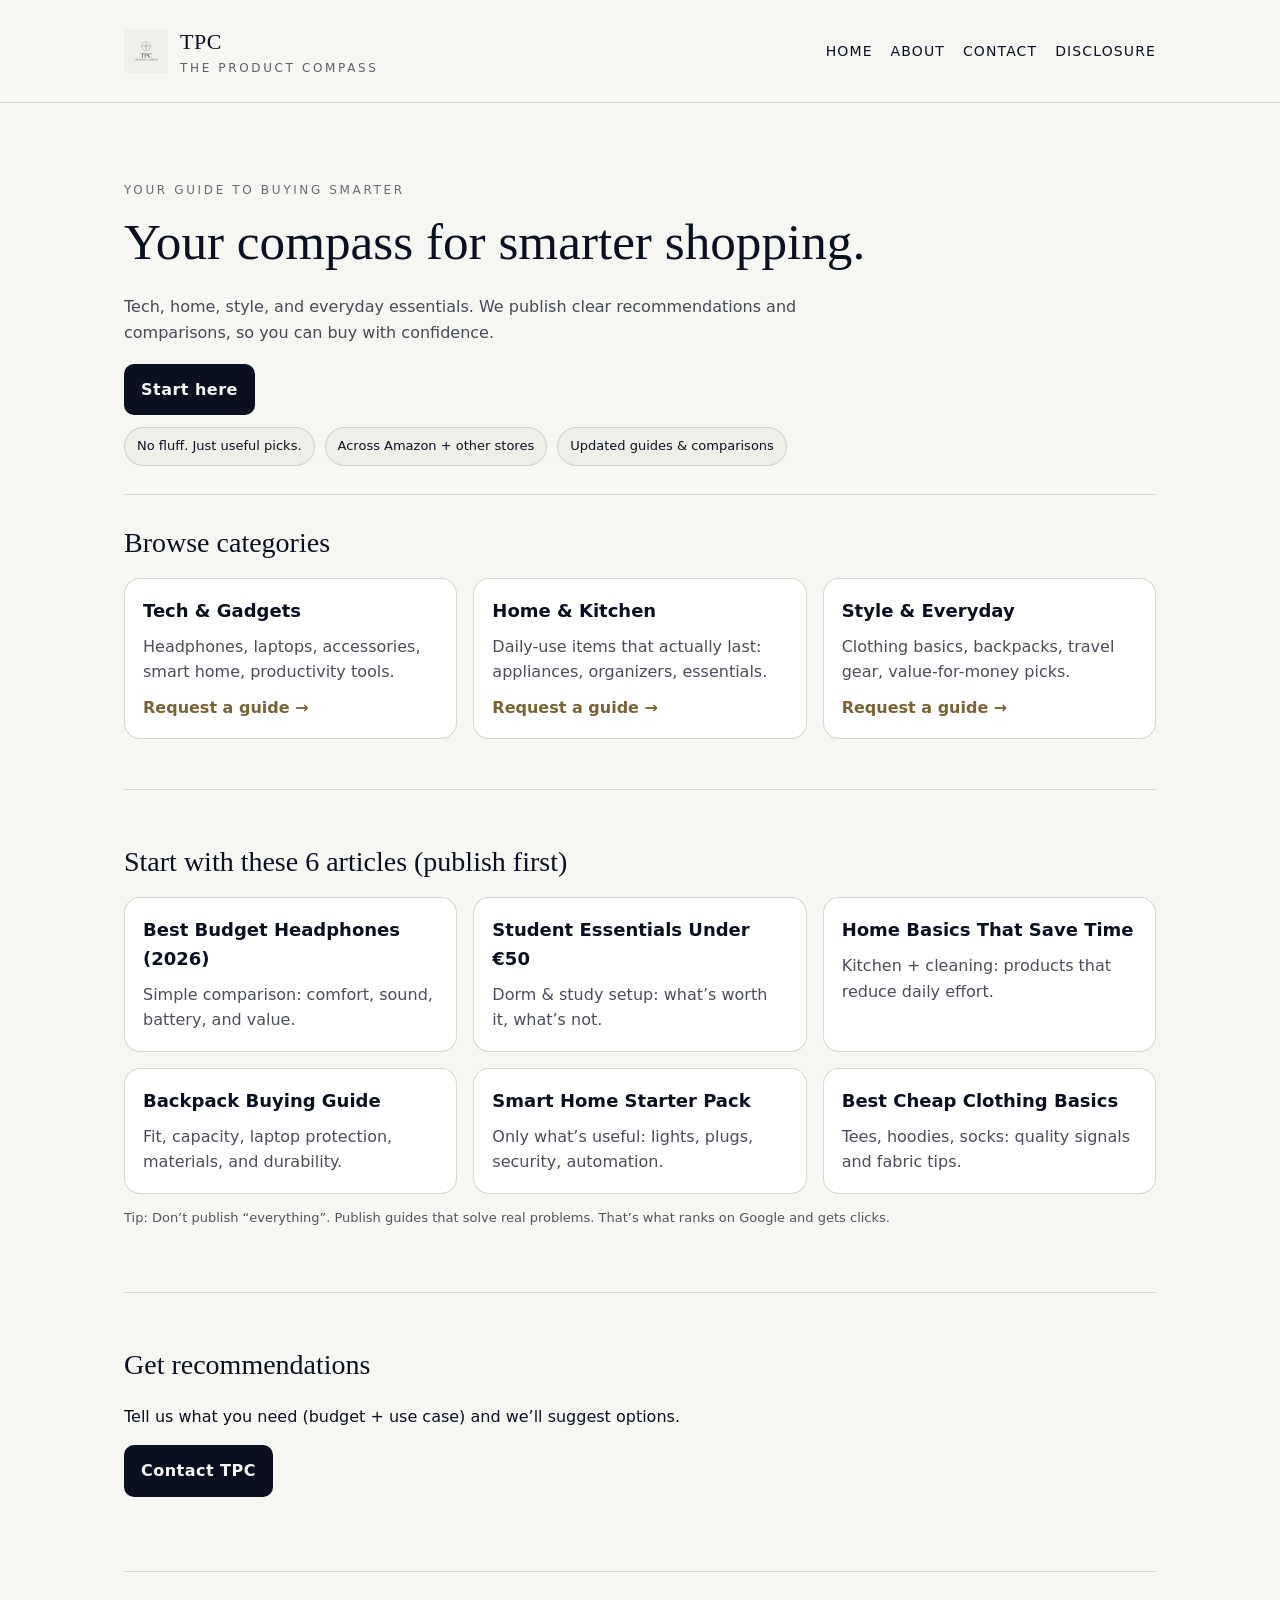
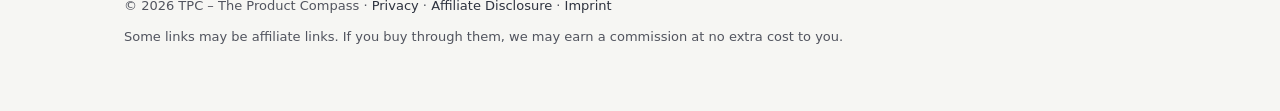
<file: index.html>
<!doctype html>
<html lang="en">
<head>
  <meta charset="utf-8" />
  <meta name="viewport" content="width=device-width,initial-scale=1" />
  <title>TPC – The Product Compass</title>
  <meta name="description" content="The Product Compass helps you choose the right products faster with clear, practical recommendations across tech, home, and daily essentials." />
  <link rel="stylesheet" href="assets/css/style.css" />
</head>
<body>

<header class="nav">
  <div class="container nav-inner">
    <a class="brand" href="index.html">
      <img src="assets/img/logo.png" alt="TPC logo" />
      <div>
        <div class="brand-title">TPC</div>
        <div class="brand-sub">The Product Compass</div>
      </div>
    </a>
    <nav class="links">
      <a href="index.html">Home</a>
      <a href="about.html">About</a>
      <a href="contact.html">Contact</a>
      <a href="disclaimer.html">Disclosure</a>
    </nav>
  </div>
</header>

<main class="container">
  <section class="hero">
    <div class="kicker">Your guide to buying smarter</div>
    <h1>Your compass for smarter shopping.</h1>
    <p>
      Tech, home, style, and everyday essentials. We publish clear recommendations and comparisons,
      so you can buy with confidence.
    </p>
    <a class="btn" href="about.html">Start here</a>

    <div class="badges">
      <div class="badge">No fluff. Just useful picks.</div>
      <div class="badge">Across Amazon + other stores</div>
      <div class="badge">Updated guides & comparisons</div>
    </div>
  </section>

  <section class="section">
    <h2>Browse categories</h2>
    <div class="grid grid-3">
      <div class="card">
        <h3>Tech & Gadgets</h3>
        <p>Headphones, laptops, accessories, smart home, productivity tools.</p>
        <a class="more" href="contact.html">Request a guide →</a>
      </div>
      <div class="card">
        <h3>Home & Kitchen</h3>
        <p>Daily-use items that actually last: appliances, organizers, essentials.</p>
        <a class="more" href="contact.html">Request a guide →</a>
      </div>
      <div class="card">
        <h3>Style & Everyday</h3>
        <p>Clothing basics, backpacks, travel gear, value-for-money picks.</p>
        <a class="more" href="contact.html">Request a guide →</a>
      </div>
    </div>
  </section>

  <div class="hr"></div>

  <section class="section">
    <h2>Start with these 6 articles (publish first)</h2>
    <div class="grid grid-3">
      <div class="card">
        <h3>Best Budget Headphones (2026)</h3>
        <p>Simple comparison: comfort, sound, battery, and value.</p>
      </div>
      <div class="card">
        <h3>Student Essentials Under €50</h3>
        <p>Dorm & study setup: what’s worth it, what’s not.</p>
      </div>
      <div class="card">
        <h3>Home Basics That Save Time</h3>
        <p>Kitchen + cleaning: products that reduce daily effort.</p>
      </div>
      <div class="card">
        <h3>Backpack Buying Guide</h3>
        <p>Fit, capacity, laptop protection, materials, and durability.</p>
      </div>
      <div class="card">
        <h3>Smart Home Starter Pack</h3>
        <p>Only what’s useful: lights, plugs, security, automation.</p>
      </div>
      <div class="card">
        <h3>Best Cheap Clothing Basics</h3>
        <p>Tees, hoodies, socks: quality signals and fabric tips.</p>
      </div>
    </div>
    <p class="small" style="margin-top:14px;">
      Tip: Don’t publish “everything”. Publish guides that solve real problems. That’s what ranks on Google and gets clicks.
    </p>
  </section>

  <div class="hr"></div>

  <section class="section">
    <h2>Get recommendations</h2>
    <p>Tell us what you need (budget + use case) and we’ll suggest options.</p>
    <a class="btn" href="contact.html">Contact TPC</a>
  </section>

  <footer class="footer">
    <div class="hr"></div>
    <div>
      © <span id="y"></span> TPC – The Product Compass ·
      <a href="privacy.html">Privacy</a> ·
      <a href="disclaimer.html">Affiliate Disclosure</a> ·
      <a href="imprint.html">Imprint</a>
    </div>
    <div class="small" style="margin-top:10px;">
      Some links may be affiliate links. If you buy through them, we may earn a commission at no extra cost to you.
    </div>
  </footer>
</main>

<script>
  document.getElementById("y").textContent = new Date().getFullYear();
</script>
</body>
</html>
</file>
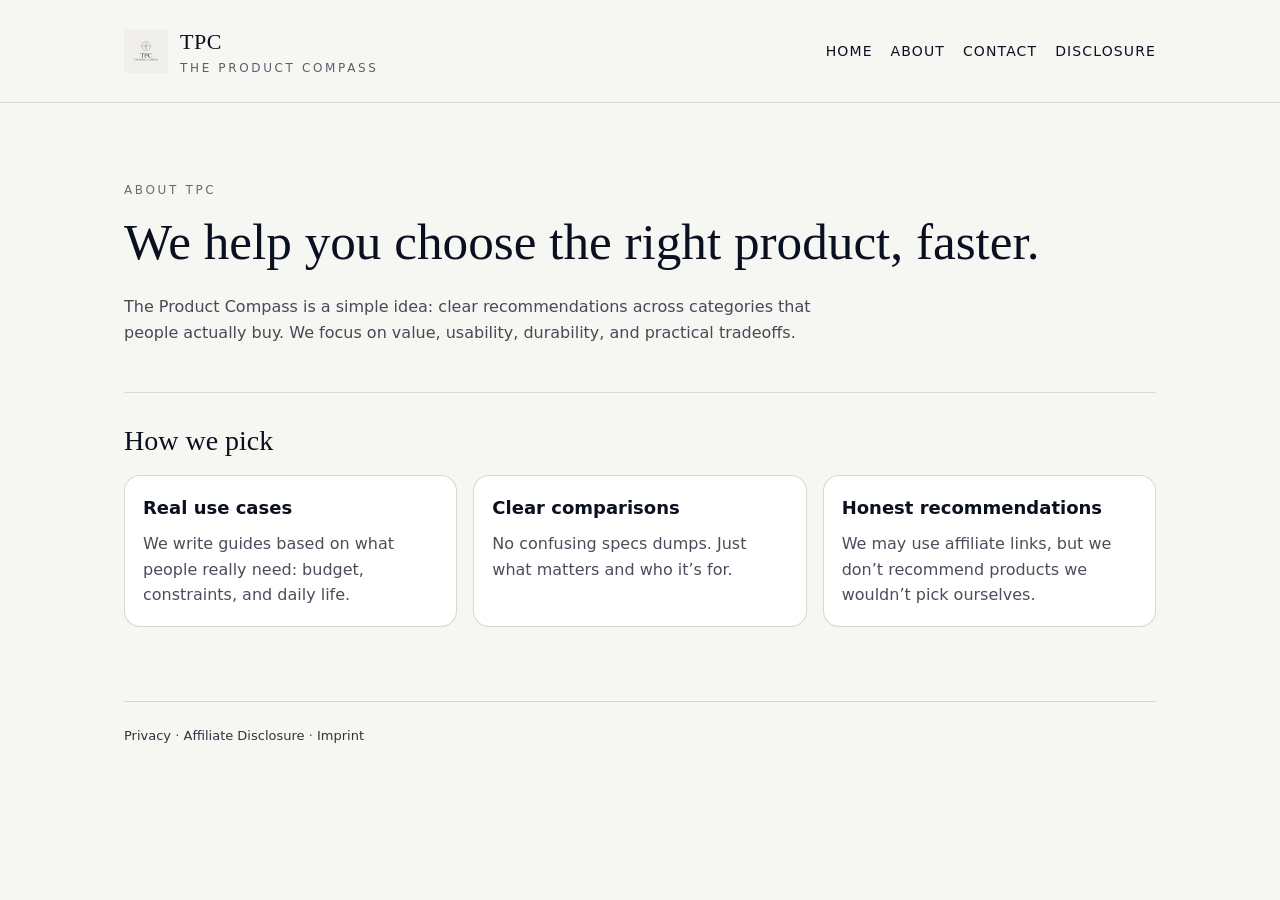
<file: about.html>
<!doctype html>
<html lang="en">
<head>
  <meta charset="utf-8" />
  <meta name="viewport" content="width=device-width,initial-scale=1" />
  <title>About – TPC</title>
  <link rel="stylesheet" href="assets/css/style.css" />
</head>
<body>
<header class="nav">
  <div class="container nav-inner">
    <a class="brand" href="index.html">
      <img src="assets/img/logo.png" alt="TPC logo" />
      <div>
        <div class="brand-title">TPC</div>
        <div class="brand-sub">The Product Compass</div>
      </div>
    </a>
    <nav class="links">
      <a href="index.html">Home</a>
      <a href="about.html">About</a>
      <a href="contact.html">Contact</a>
      <a href="disclaimer.html">Disclosure</a>
    </nav>
  </div>
</header>

<main class="container">
  <section class="hero">
    <div class="kicker">About TPC</div>
    <h1>We help you choose the right product, faster.</h1>
    <p>
      The Product Compass is a simple idea: clear recommendations across categories that people actually buy.
      We focus on value, usability, durability, and practical tradeoffs.
    </p>
  </section>

  <section class="section">
    <h2>How we pick</h2>
    <div class="grid grid-3">
      <div class="card">
        <h3>Real use cases</h3>
        <p>We write guides based on what people really need: budget, constraints, and daily life.</p>
      </div>
      <div class="card">
        <h3>Clear comparisons</h3>
        <p>No confusing specs dumps. Just what matters and who it’s for.</p>
      </div>
      <div class="card">
        <h3>Honest recommendations</h3>
        <p>We may use affiliate links, but we don’t recommend products we wouldn’t pick ourselves.</p>
      </div>
    </div>
  </section>

  <footer class="footer">
    <div class="hr"></div>
    <div>
      <a href="privacy.html">Privacy</a> · <a href="disclaimer.html">Affiliate Disclosure</a> · <a href="imprint.html">Imprint</a>
    </div>
  </footer>
</main>
</body>
</html>
</file>
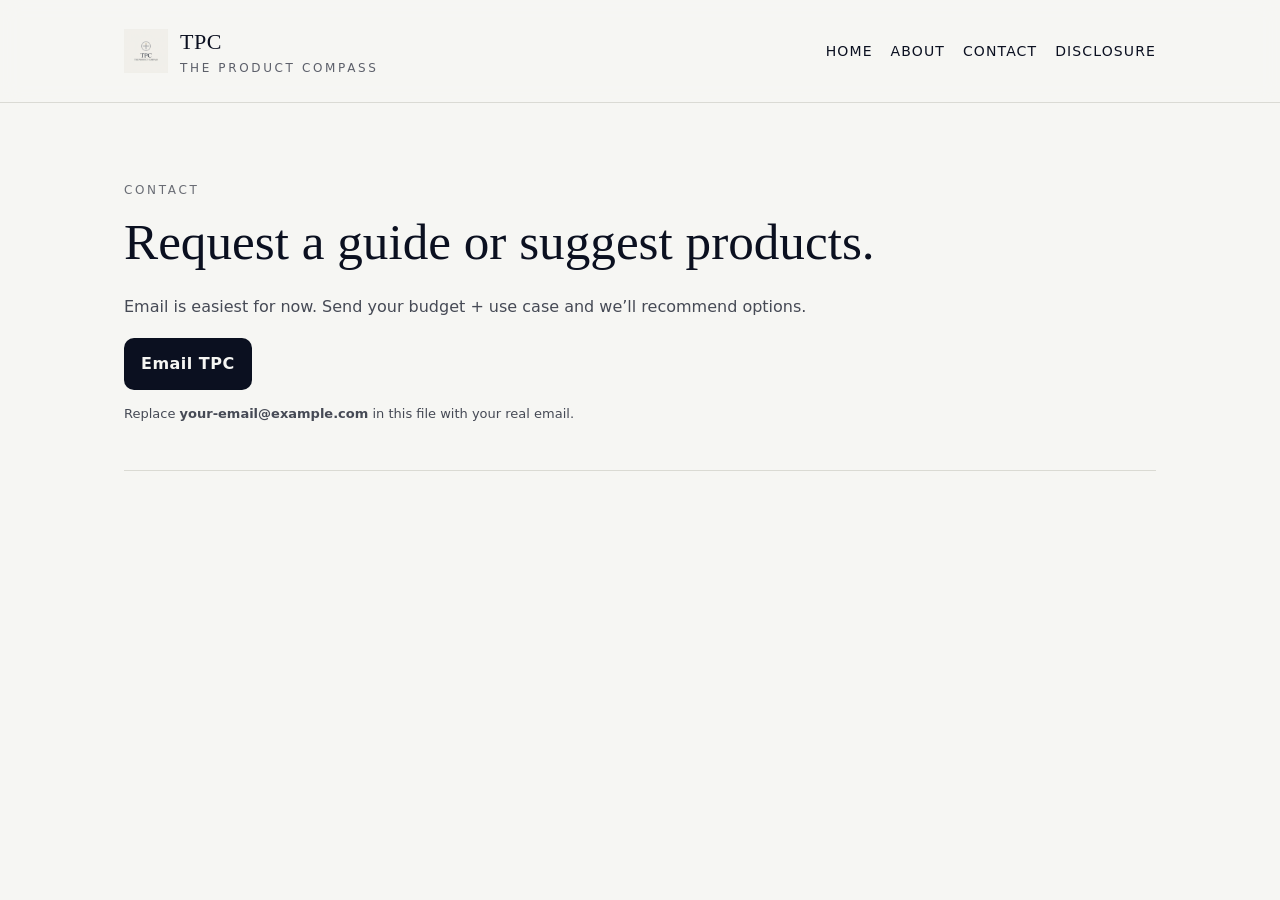
<file: contact.html>
<!doctype html>
<html lang="en">
<head>
  <meta charset="utf-8" />
  <meta name="viewport" content="width=device-width,initial-scale=1" />
  <title>Contact – TPC</title>
  <link rel="stylesheet" href="assets/css/style.css" />
</head>
<body>
<header class="nav">
  <div class="container nav-inner">
    <a class="brand" href="index.html">
      <img src="assets/img/logo.png" alt="TPC logo" />
      <div>
        <div class="brand-title">TPC</div>
        <div class="brand-sub">The Product Compass</div>
      </div>
    </a>
    <nav class="links">
      <a href="index.html">Home</a>
      <a href="about.html">About</a>
      <a href="contact.html">Contact</a>
      <a href="disclaimer.html">Disclosure</a>
    </nav>
  </div>
</header>

<main class="container">
  <section class="hero">
    <div class="kicker">Contact</div>
    <h1>Request a guide or suggest products.</h1>
    <p>
      Email is easiest for now. Send your budget + use case and we’ll recommend options.
    </p>
    <a class="btn" href="mailto:your-email@example.com?subject=TPC%20Recommendation%20Request">Email TPC</a>
    <p class="small" style="margin-top:14px;">
      Replace <b>your-email@example.com</b> in this file with your real email.
    </p>
  </section>
</main>
</body>
</html>
</file>
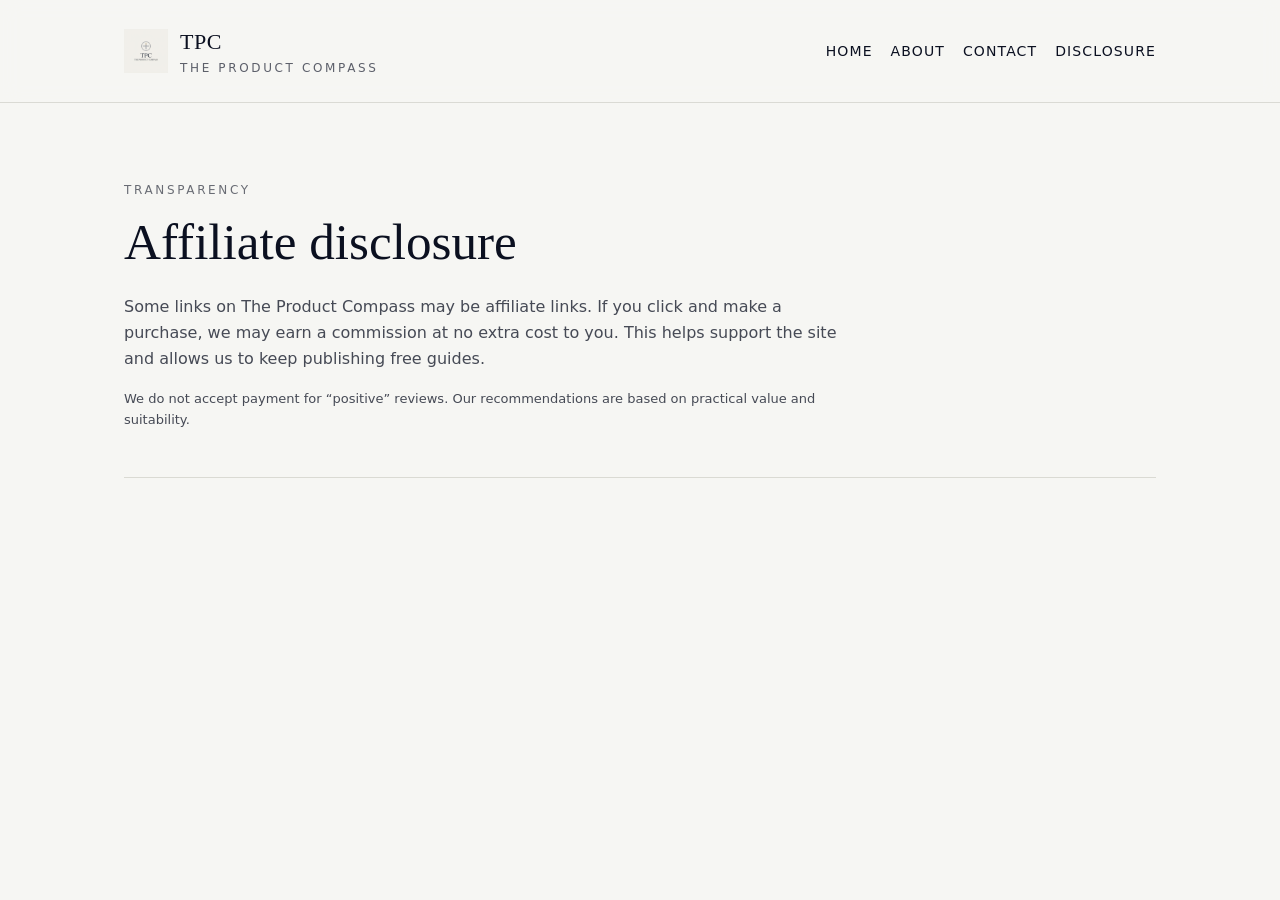
<file: disclaimer.html>
<!doctype html>
<html lang="en">
<head>
  <meta charset="utf-8" />
  <meta name="viewport" content="width=device-width,initial-scale=1" />
  <title>Affiliate Disclosure – TPC</title>
  <link rel="stylesheet" href="assets/css/style.css" />
</head>
<body>
<header class="nav">
  <div class="container nav-inner">
    <a class="brand" href="index.html">
      <img src="assets/img/logo.png" alt="TPC logo" />
      <div>
        <div class="brand-title">TPC</div>
        <div class="brand-sub">The Product Compass</div>
      </div>
    </a>
    <nav class="links">
      <a href="index.html">Home</a>
      <a href="about.html">About</a>
      <a href="contact.html">Contact</a>
      <a href="disclaimer.html">Disclosure</a>
    </nav>
  </div>
</header>

<main class="container">
  <section class="hero">
    <div class="kicker">Transparency</div>
    <h1>Affiliate disclosure</h1>
    <p>
      Some links on The Product Compass may be affiliate links. If you click and make a purchase, we may earn a commission
      at no extra cost to you. This helps support the site and allows us to keep publishing free guides.
    </p>
    <p class="small">
      We do not accept payment for “positive” reviews. Our recommendations are based on practical value and suitability.
    </p>
  </section>
</main>
</body>
</html>
</file>
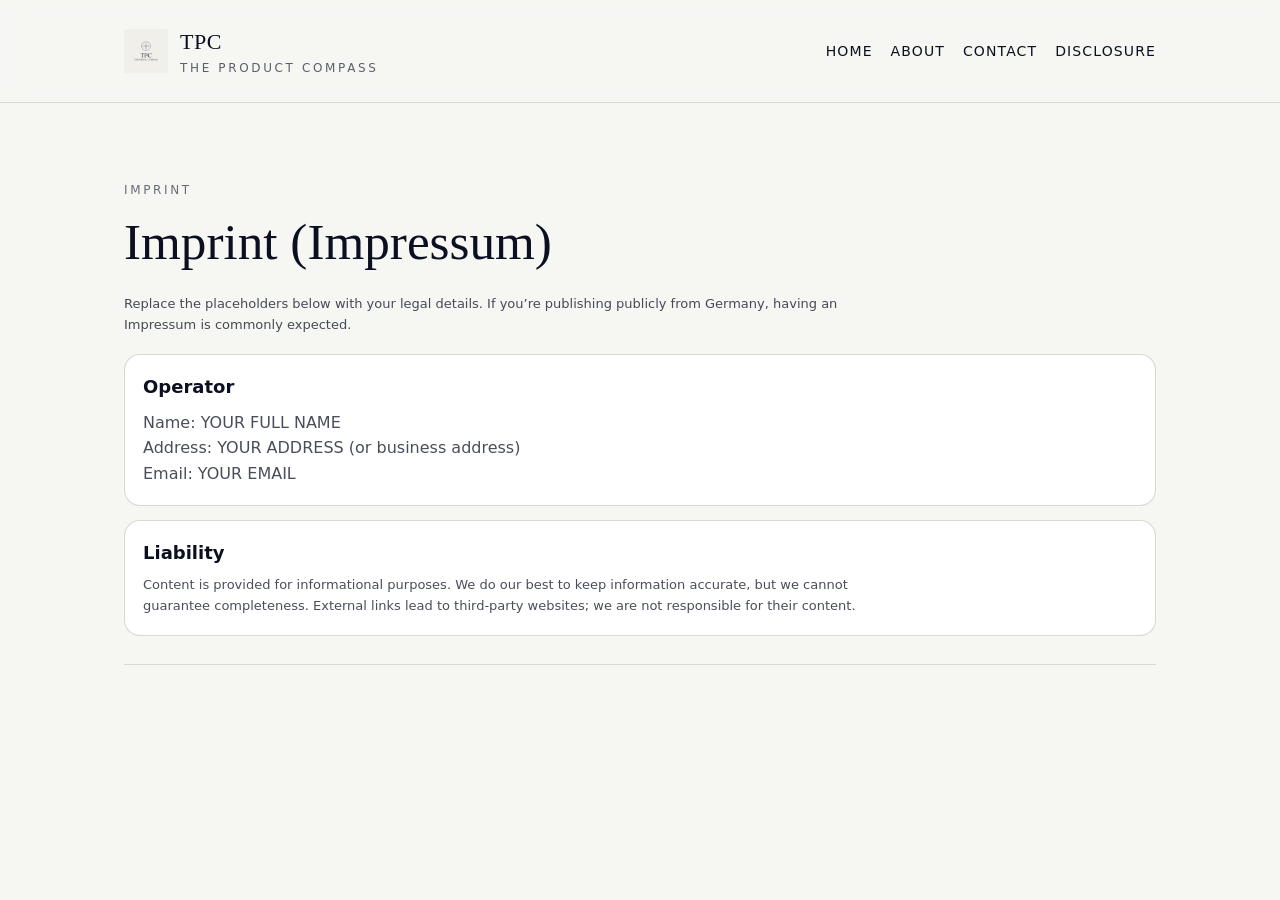
<file: imprint.html>
<!doctype html>
<html lang="en">
<head>
  <meta charset="utf-8" />
  <meta name="viewport" content="width=device-width,initial-scale=1" />
  <title>Imprint – TPC</title>
  <link rel="stylesheet" href="assets/css/style.css" />
</head>
<body>
<header class="nav">
  <div class="container nav-inner">
    <a class="brand" href="index.html">
      <img src="assets/img/logo.png" alt="TPC logo" />
      <div>
        <div class="brand-title">TPC</div>
        <div class="brand-sub">The Product Compass</div>
      </div>
    </a>
    <nav class="links">
      <a href="index.html">Home</a>
      <a href="about.html">About</a>
      <a href="contact.html">Contact</a>
      <a href="disclaimer.html">Disclosure</a>
    </nav>
  </div>
</header>

<main class="container">
  <section class="hero">
    <div class="kicker">Imprint</div>
    <h1>Imprint (Impressum)</h1>
    <p class="small">
      Replace the placeholders below with your legal details. If you’re publishing publicly from Germany,
      having an Impressum is commonly expected.
    </p>

    <div class="card">
      <h3>Operator</h3>
      <p>
        Name: YOUR FULL NAME<br/>
        Address: YOUR ADDRESS (or business address)<br/>
        Email: YOUR EMAIL
      </p>
    </div>

    <div class="card" style="margin-top:14px;">
      <h3>Liability</h3>
      <p class="small">
        Content is provided for informational purposes. We do our best to keep information accurate, but we cannot guarantee completeness.
        External links lead to third-party websites; we are not responsible for their content.
      </p>
    </div>
  </section>
</main>
</body>
</html>
</file>
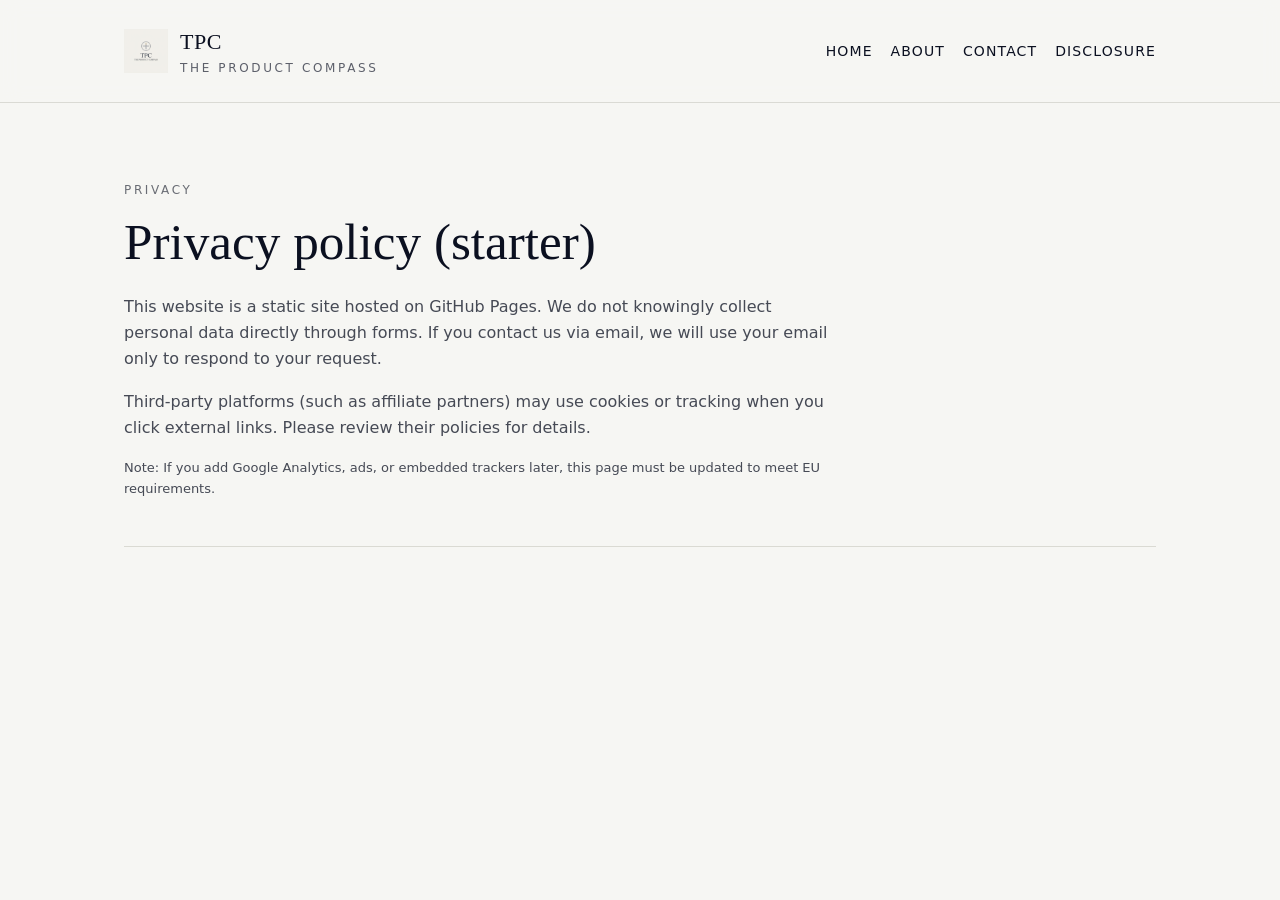
<file: privacy.html>
<!doctype html>
<html lang="en">
<head>
  <meta charset="utf-8" />
  <meta name="viewport" content="width=device-width,initial-scale=1" />
  <title>Privacy Policy – TPC</title>
  <link rel="stylesheet" href="assets/css/style.css" />
</head>
<body>
<header class="nav">
  <div class="container nav-inner">
    <a class="brand" href="index.html">
      <img src="assets/img/logo.png" alt="TPC logo" />
      <div>
        <div class="brand-title">TPC</div>
        <div class="brand-sub">The Product Compass</div>
      </div>
    </a>
    <nav class="links">
      <a href="index.html">Home</a>
      <a href="about.html">About</a>
      <a href="contact.html">Contact</a>
      <a href="disclaimer.html">Disclosure</a>
    </nav>
  </div>
</header>

<main class="container">
  <section class="hero">
    <div class="kicker">Privacy</div>
    <h1>Privacy policy (starter)</h1>
    <p>
      This website is a static site hosted on GitHub Pages. We do not knowingly collect personal data directly through forms.
      If you contact us via email, we will use your email only to respond to your request.
    </p>
    <p>
      Third-party platforms (such as affiliate partners) may use cookies or tracking when you click external links.
      Please review their policies for details.
    </p>
    <p class="small">
      Note: If you add Google Analytics, ads, or embedded trackers later, this page must be updated to meet EU requirements.
    </p>
  </section>
</main>
</body>
</html>
</file>
<file: assets/css/style.css>
:root{
  --mist:#F6F6F3;
  --smoke:#EFEFEA;
  --mushroom:#CFCFC6;
  --caramel:#7A6435;
  --midnight:#0B1020;
}

*{box-sizing:border-box}
html,body{margin:0;padding:0}
body{
  font-family: system-ui, -apple-system, Segoe UI, Roboto, Arial, sans-serif;
  background: var(--mist);
  color: var(--midnight);
  line-height: 1.6;
}

a{color:var(--midnight); text-decoration:none}
a:hover{color:var(--caramel)}
.container{max-width:1080px;margin:0 auto;padding:24px}

.nav{
  position: sticky; top:0; background: rgba(246,246,243,0.92);
  backdrop-filter: blur(10px);
  border-bottom: 1px solid rgba(207,207,198,0.7);
  z-index: 50;
}
.nav-inner{display:flex; align-items:center; justify-content:space-between; gap:16px}
.brand{display:flex; align-items:center; gap:12px}
.brand img{height:44px; width:auto}
.brand-title{
  font-family: ui-serif, Georgia, "Times New Roman", Times, serif;
  font-size: 22px;
  letter-spacing: 0.5px;
}
.brand-sub{font-size:12px; letter-spacing: 0.22em; text-transform: uppercase; color: rgba(11,16,32,0.65)}
.links{display:flex; gap:18px; flex-wrap:wrap; justify-content:flex-end}
.links a{font-size:14px; letter-spacing:0.08em; text-transform:uppercase}

.hero{
  padding: 54px 0 28px;
  border-bottom: 1px solid rgba(207,207,198,0.7);
}
.hero h1{
  font-family: ui-serif, Georgia, "Times New Roman", Times, serif;
  font-weight: 500;
  font-size: clamp(34px, 4vw, 52px);
  margin: 0 0 12px;
}
.hero p{max-width: 720px; margin: 0 0 18px; color: rgba(11,16,32,0.75)}

.badges{display:flex; gap:10px; flex-wrap:wrap; margin-top:12px}
.badge{
  border: 1px solid rgba(207,207,198,0.9);
  background: var(--smoke);
  padding: 8px 12px;
  border-radius: 999px;
  font-size: 13px;
}

.btn{
  display:inline-block;
  background: var(--midnight);
  color: var(--mist);
  padding: 12px 16px;
  border-radius: 10px;
  font-weight: 600;
  letter-spacing: 0.03em;
  border: 1px solid rgba(11,16,32,0.9);
}
.btn:hover{background: transparent; color: var(--midnight); border-color: var(--caramel)}

.grid{display:grid; gap:16px}
.grid-3{grid-template-columns: repeat(3, minmax(0,1fr))}
@media (max-width: 900px){ .grid-3{grid-template-columns:1fr} }

.card{
  background: #fff;
  border: 1px solid rgba(207,207,198,0.8);
  border-radius: 16px;
  padding: 18px;
}
.card h3{margin:0 0 8px; font-size:18px}
.card p{margin:0; color: rgba(11,16,32,0.74)}
.card a.more{display:inline-block; margin-top:10px; color: var(--caramel); font-weight:700}

.section{padding: 26px 0}
.section h2{
  font-family: ui-serif, Georgia, "Times New Roman", Times, serif;
  font-weight: 500;
  font-size: 28px;
  margin: 0 0 12px;
}
.hr{height:1px;background: rgba(207,207,198,0.8); margin: 24px 0}

.footer{
  padding: 24px 0 40px;
  color: rgba(11,16,32,0.7);
  font-size: 13px;
}
.footer a{color: rgba(11,16,32,0.85)}
.small{font-size: 13px; color: rgba(11,16,32,0.7)}
.kicker{
  letter-spacing: 0.22em;
  text-transform: uppercase;
  font-size: 12px;
  color: rgba(11,16,32,0.6);
}
</file>
